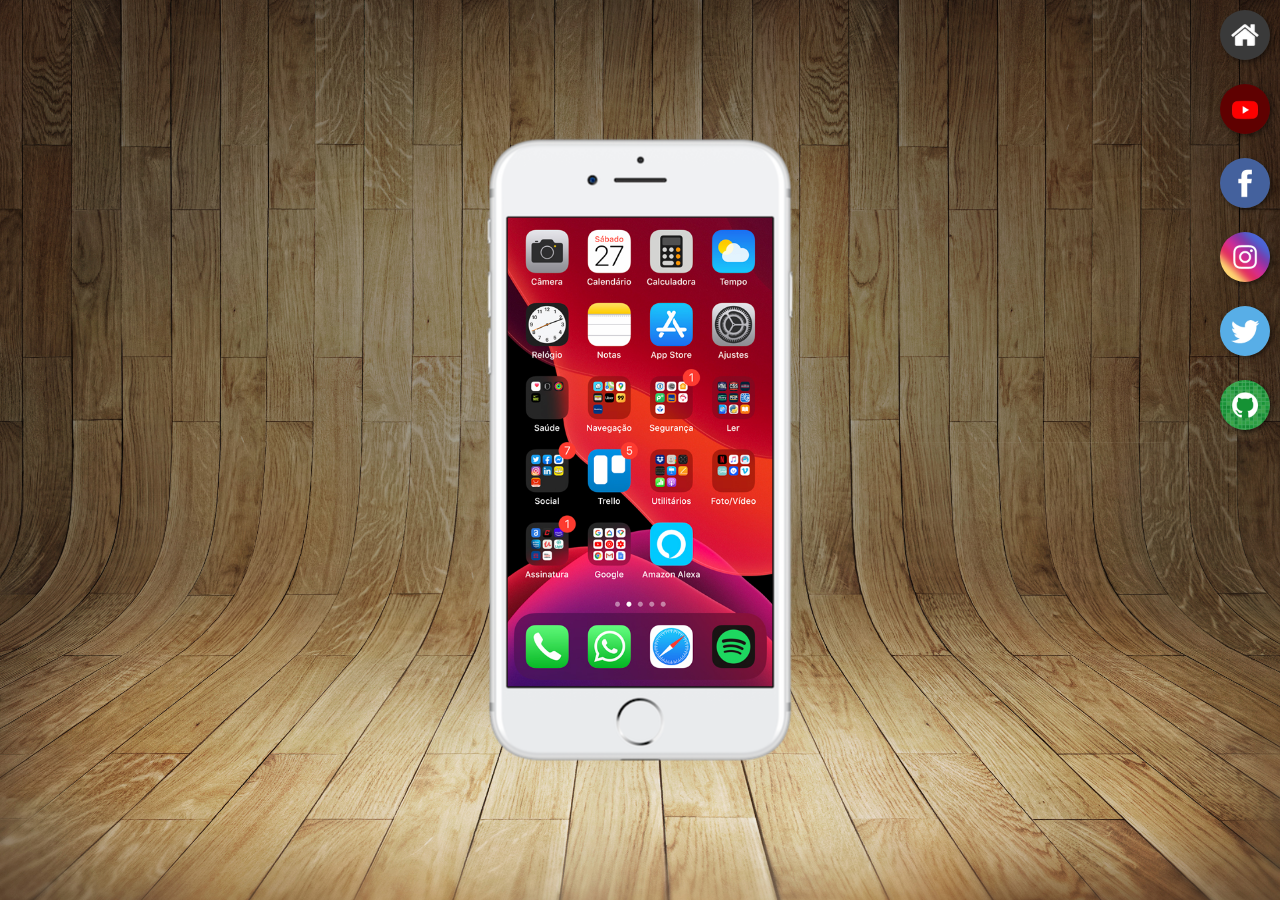
<file: index.html>
<!DOCTYPE html>
<html lang="pt-br">
<head>
    <meta charset="UTF-8">
    <meta name="viewport" content="width=device-width, initial-scale=1.0">
    <title>Projeto Redes Sociais</title>
    <link rel="shortcut icon" href="/imagens/favicon.ico" type="image/x-icon">
    <link rel="stylesheet" href="estilos/styles.css">
</head>
<body>
    <main>
        <section id="telefone">
            <iframe src="home.html" name="tela" id="tela" frameborder="0">
                Seu navegador não é compatível com isso.
            </iframe>
        </section>
        <section id="redes-sociais">
            <a href="home.html" target="tela"><img src="imagens/logo-home.jpg" alt="home"></a><br>
            <a href="youtube.html" target="tela"><img src="imagens/logo-youtube.jpg" alt="Youtube"></a><br>
            <a href="facebook.html" target="tela"><img src="imagens/logo-facebook.jpg" alt="Facebook"></a><br>
            <a href="instagram.html" target="tela"><img src="imagens/logo-instagram.jpg" alt="Instagram"></a><br>
            <a href="twitter.html" target="tela"><img src="imagens/logo-twitter.jpg" alt="Twitter"></a><br>
            <a href="github.html" target="tela"><img src="imagens/logo-github.jpg" alt="GitHub"></a>
        </section>
    </main>
</body>
</html>
</file>
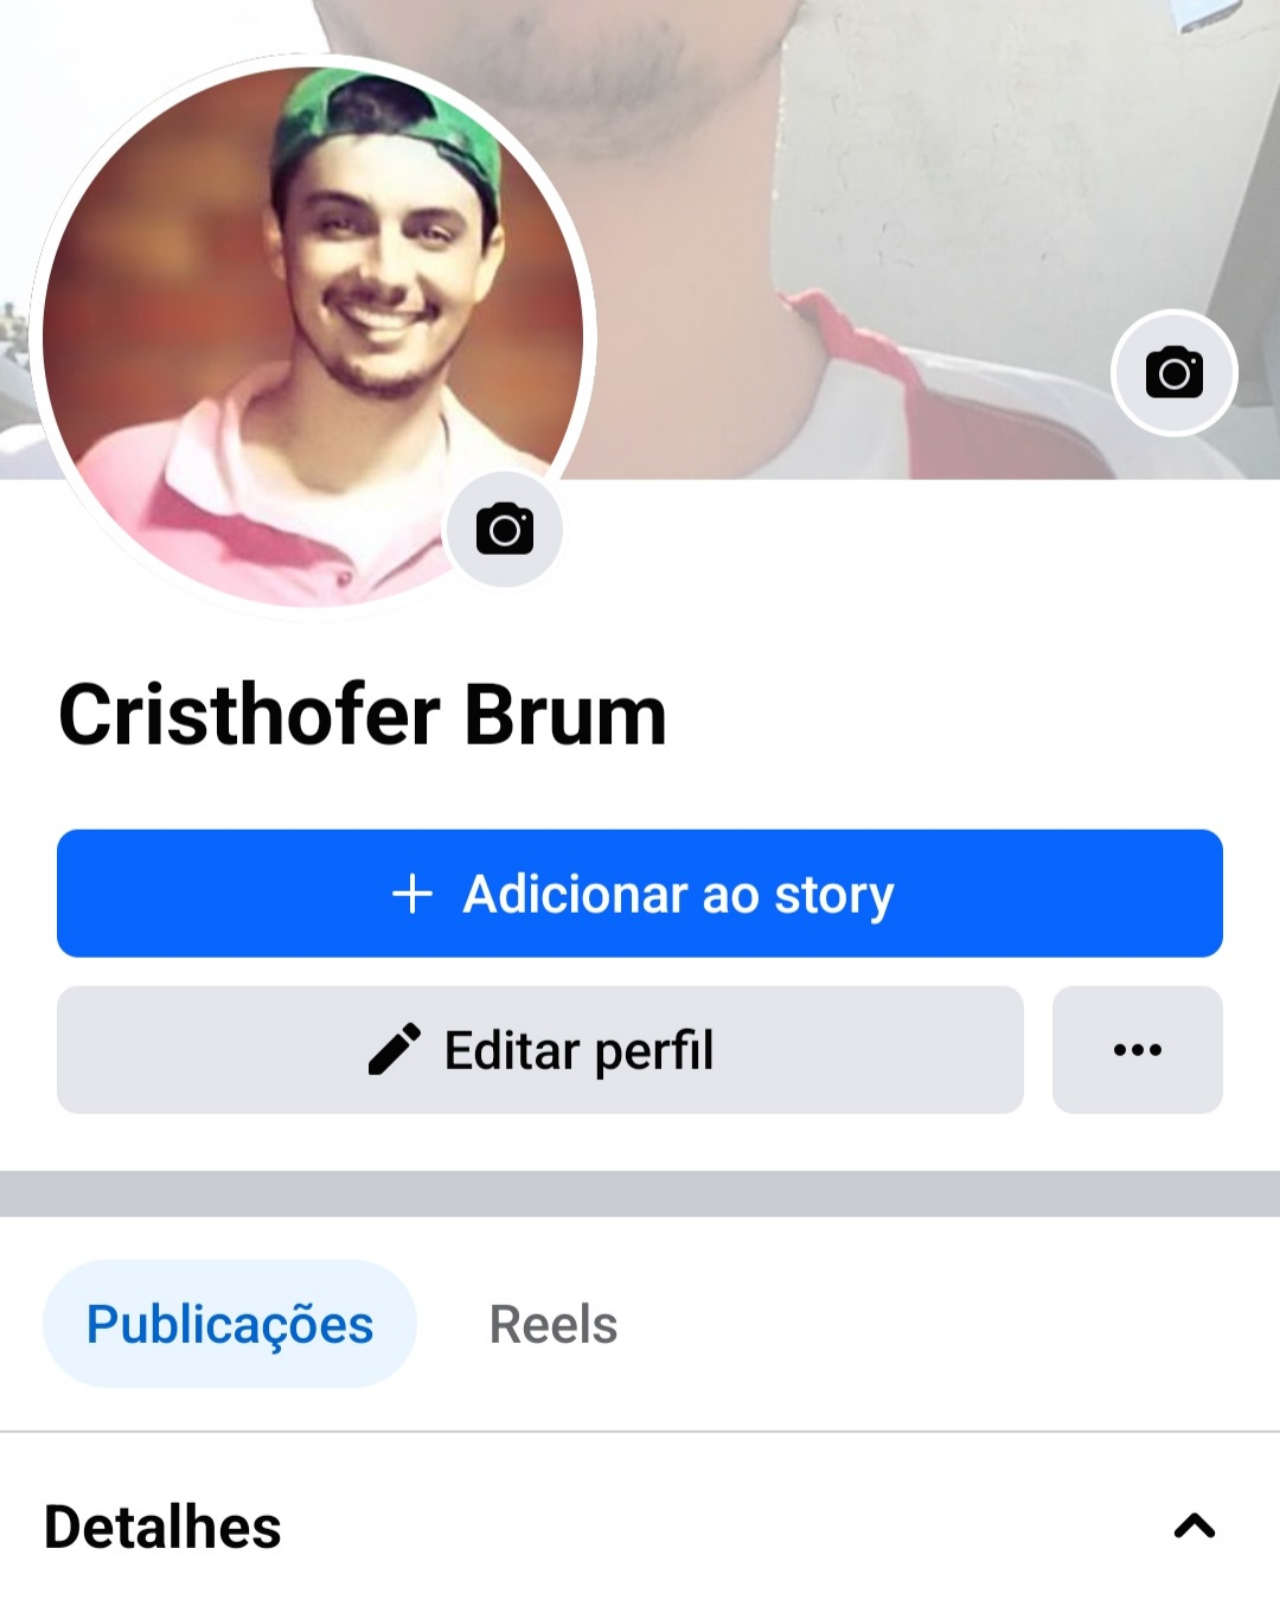
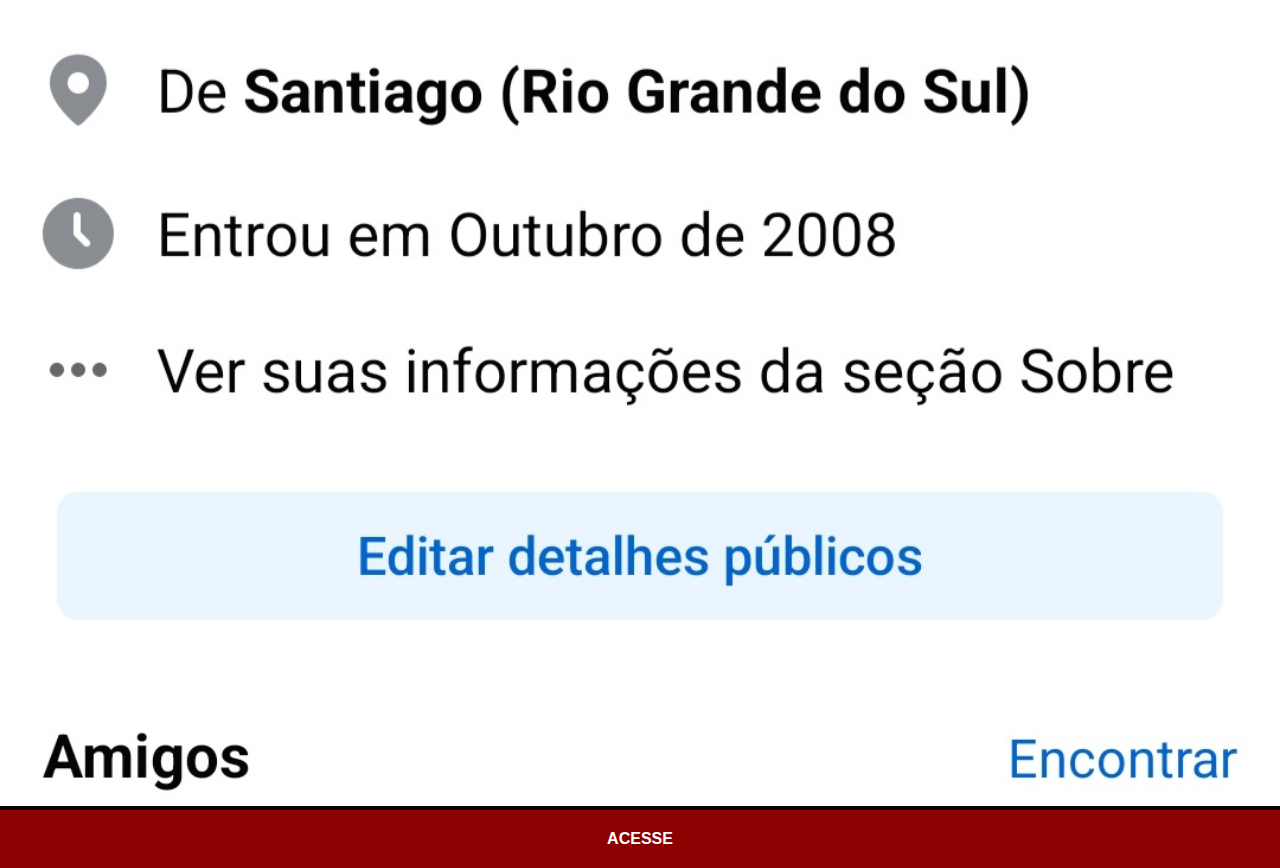
<file: facebook.html>
<!DOCTYPE html>
<html lang="pt-br">
<head>
    <meta charset="UTF-8">
    <meta name="viewport" content="width=device-width, initial-scale=1.0">
    <title>Facebook</title>
    <link rel="stylesheet" href="estilos/social.css">
</head>
<body>
    <img src="imagens/tela-facebook.jpg" alt="Facebook">
    <a href="https://www.facebook.com/cristhoferbrum" target="_blank">ACESSE</a>
</body>
</html>
</file>
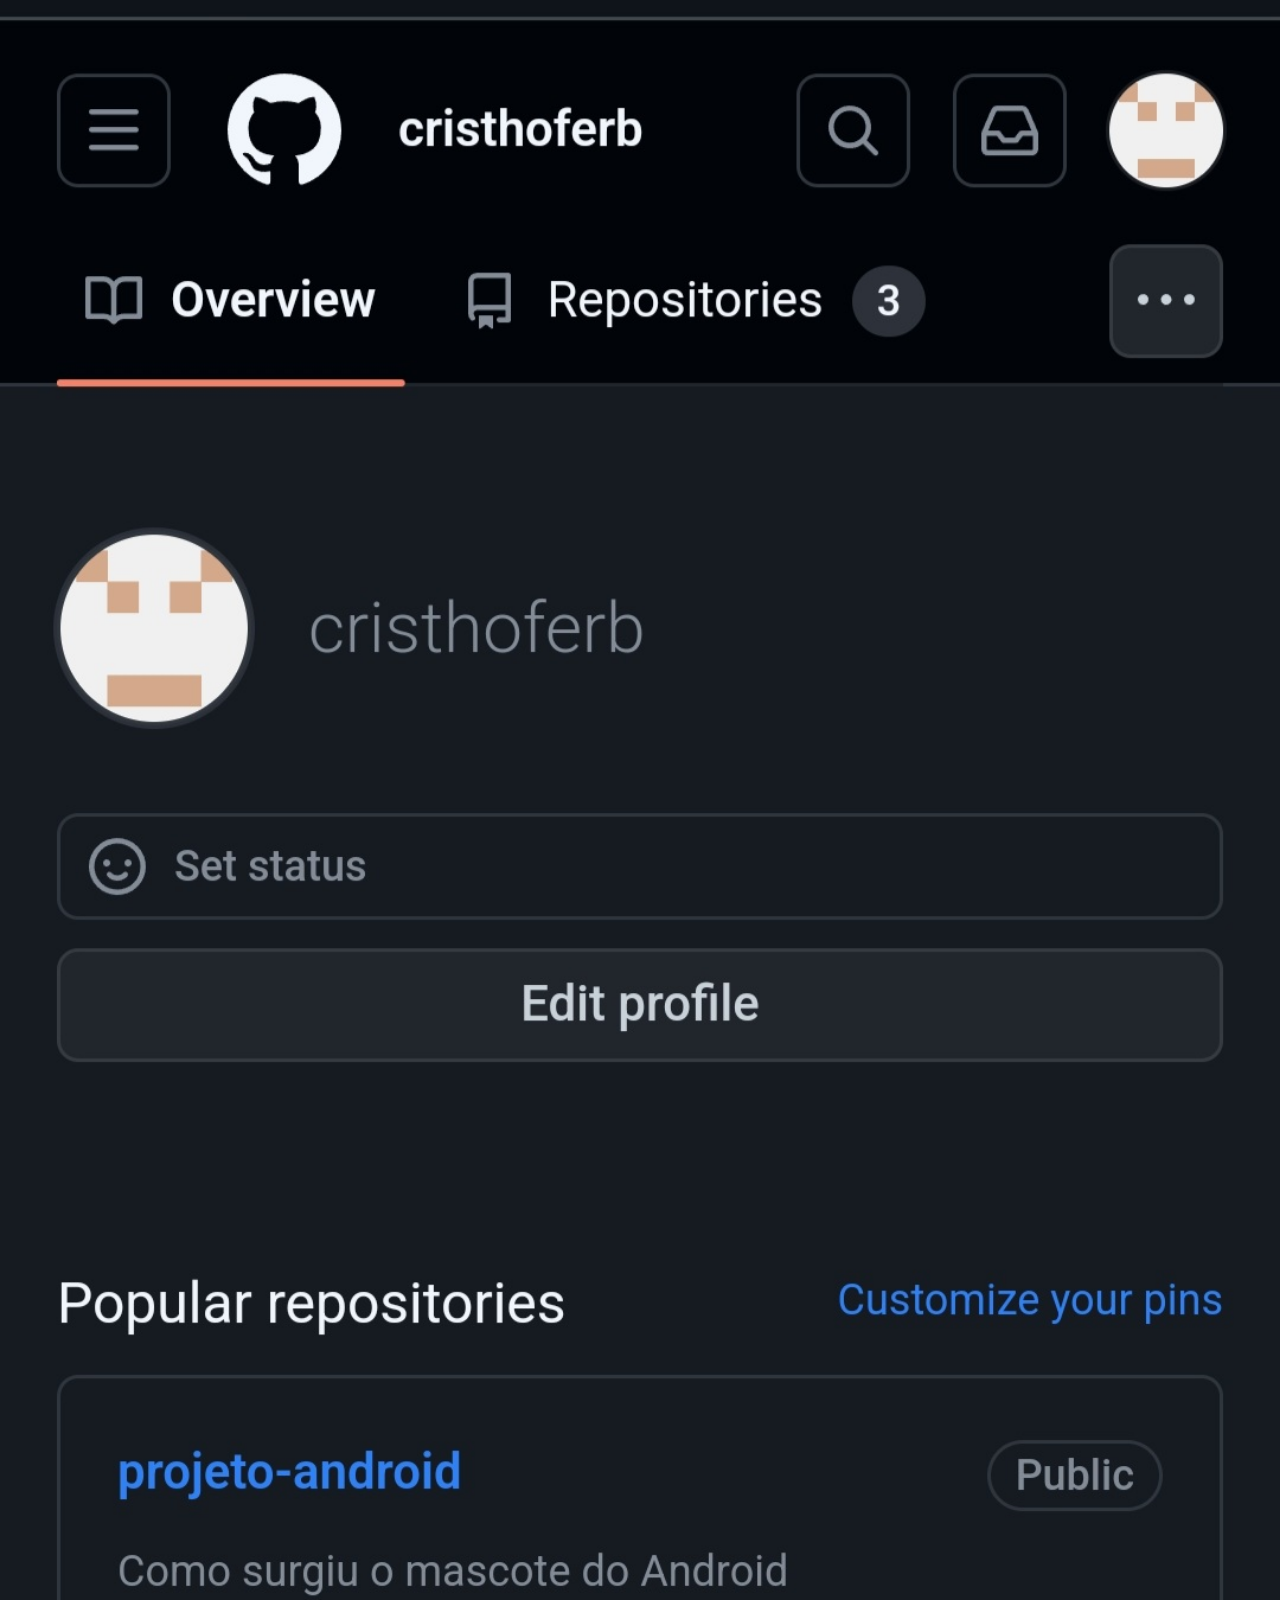
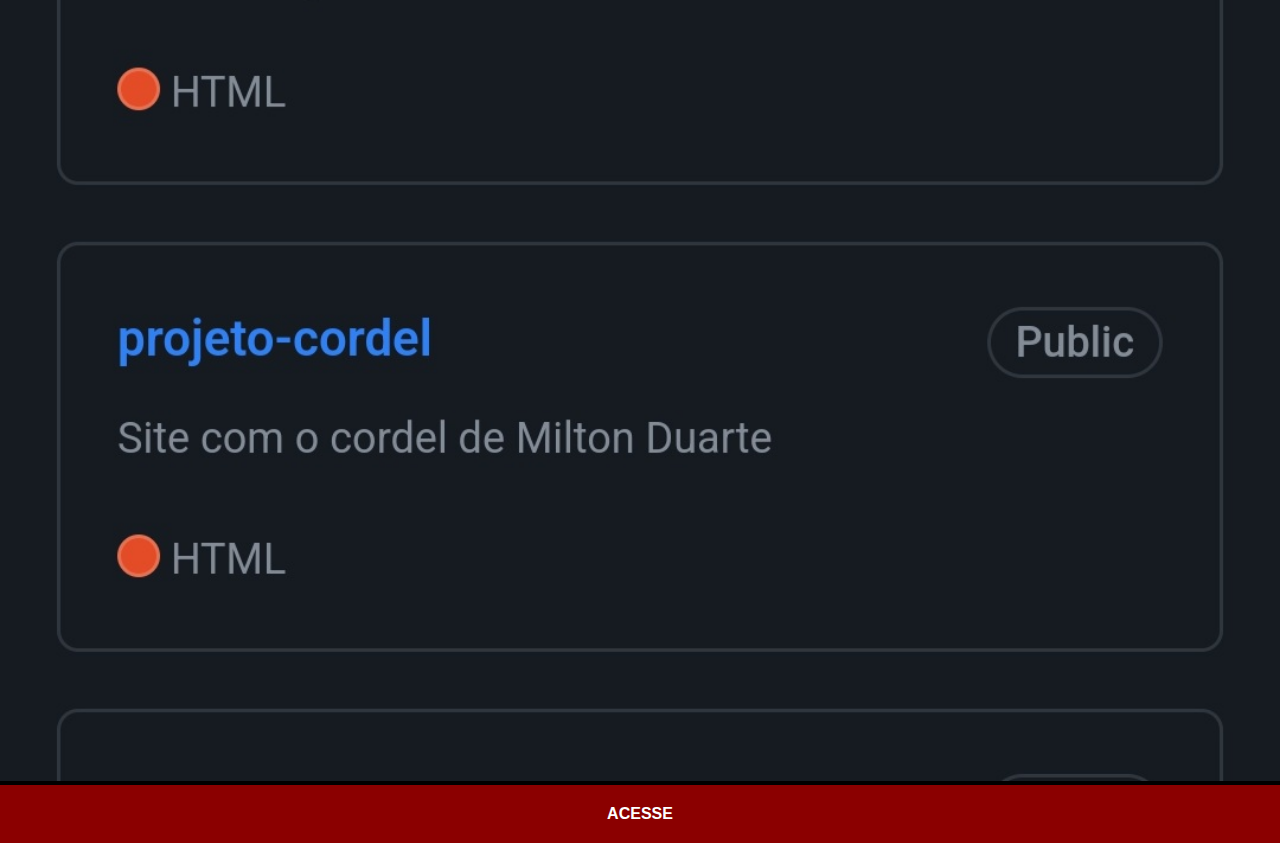
<file: github.html>
<!DOCTYPE html>
<html lang="pt-br">
<head>
    <meta charset="UTF-8">
    <meta name="viewport" content="width=device-width, initial-scale=1.0">
    <title>GitHub</title>
    <link rel="stylesheet" href="estilos/social.css">
</head>
<body>
    <img src="imagens/tela-github.jpg" alt="GitHub">
    <a href="https://www.github.com/cristhoferb" target="_blank">ACESSE</a>
</body>
</html>
</file>
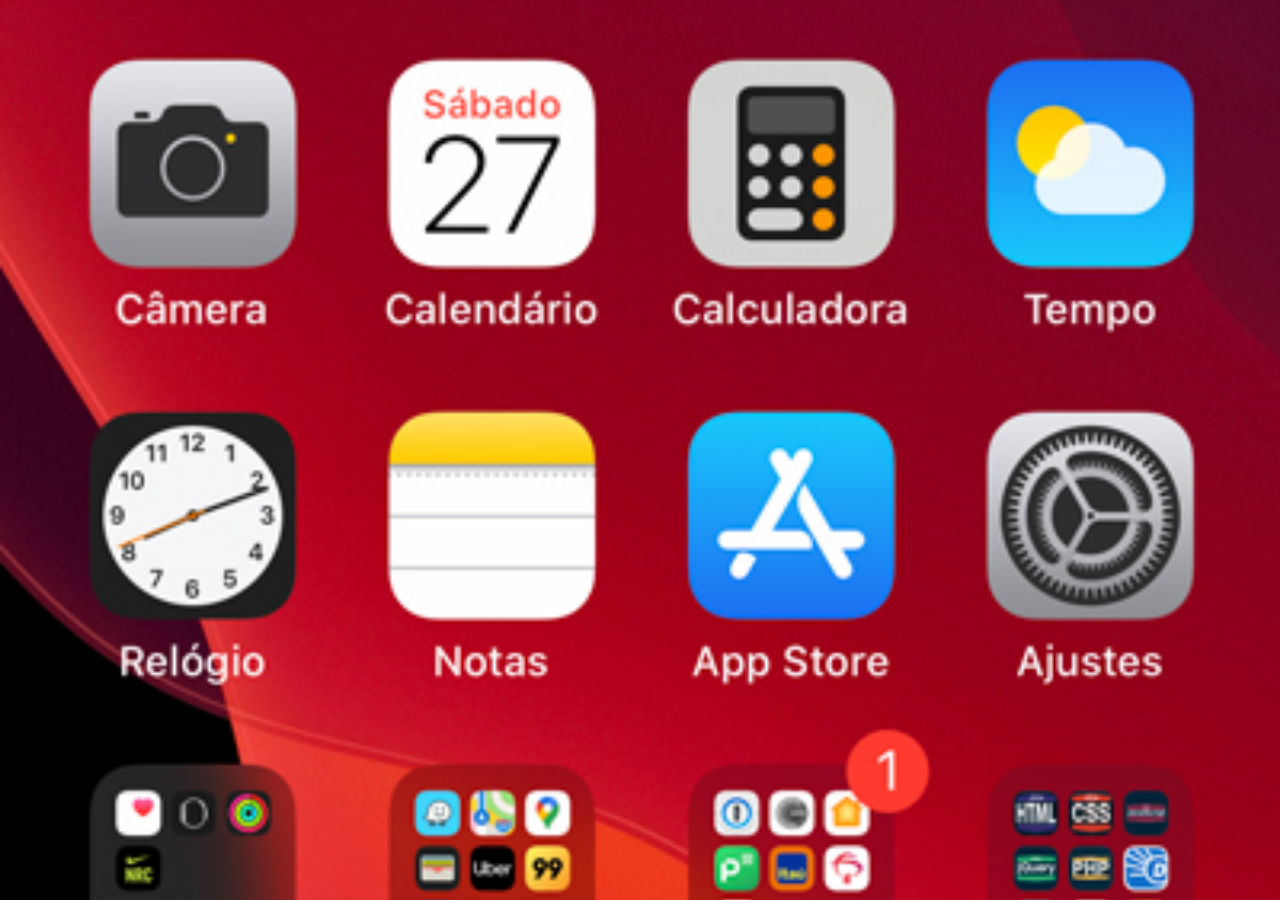
<file: home.html>
<!DOCTYPE html>
<html lang="pt-br">
<head>
    <meta charset="UTF-8">
    <meta name="viewport" content="width=device-width, initial-scale=1.0">
    <title>Home</title>
    <style>

        * {
            margin: 0;
        }

        body {
            width: 100vw;
            height: 100vh;
            background: black url("imagens/tela-home.jpg") no-repeat top center;
            background-size: cover;  
        }
        
    </style>
</head>
<body>
    
</body>
</html>
</file>
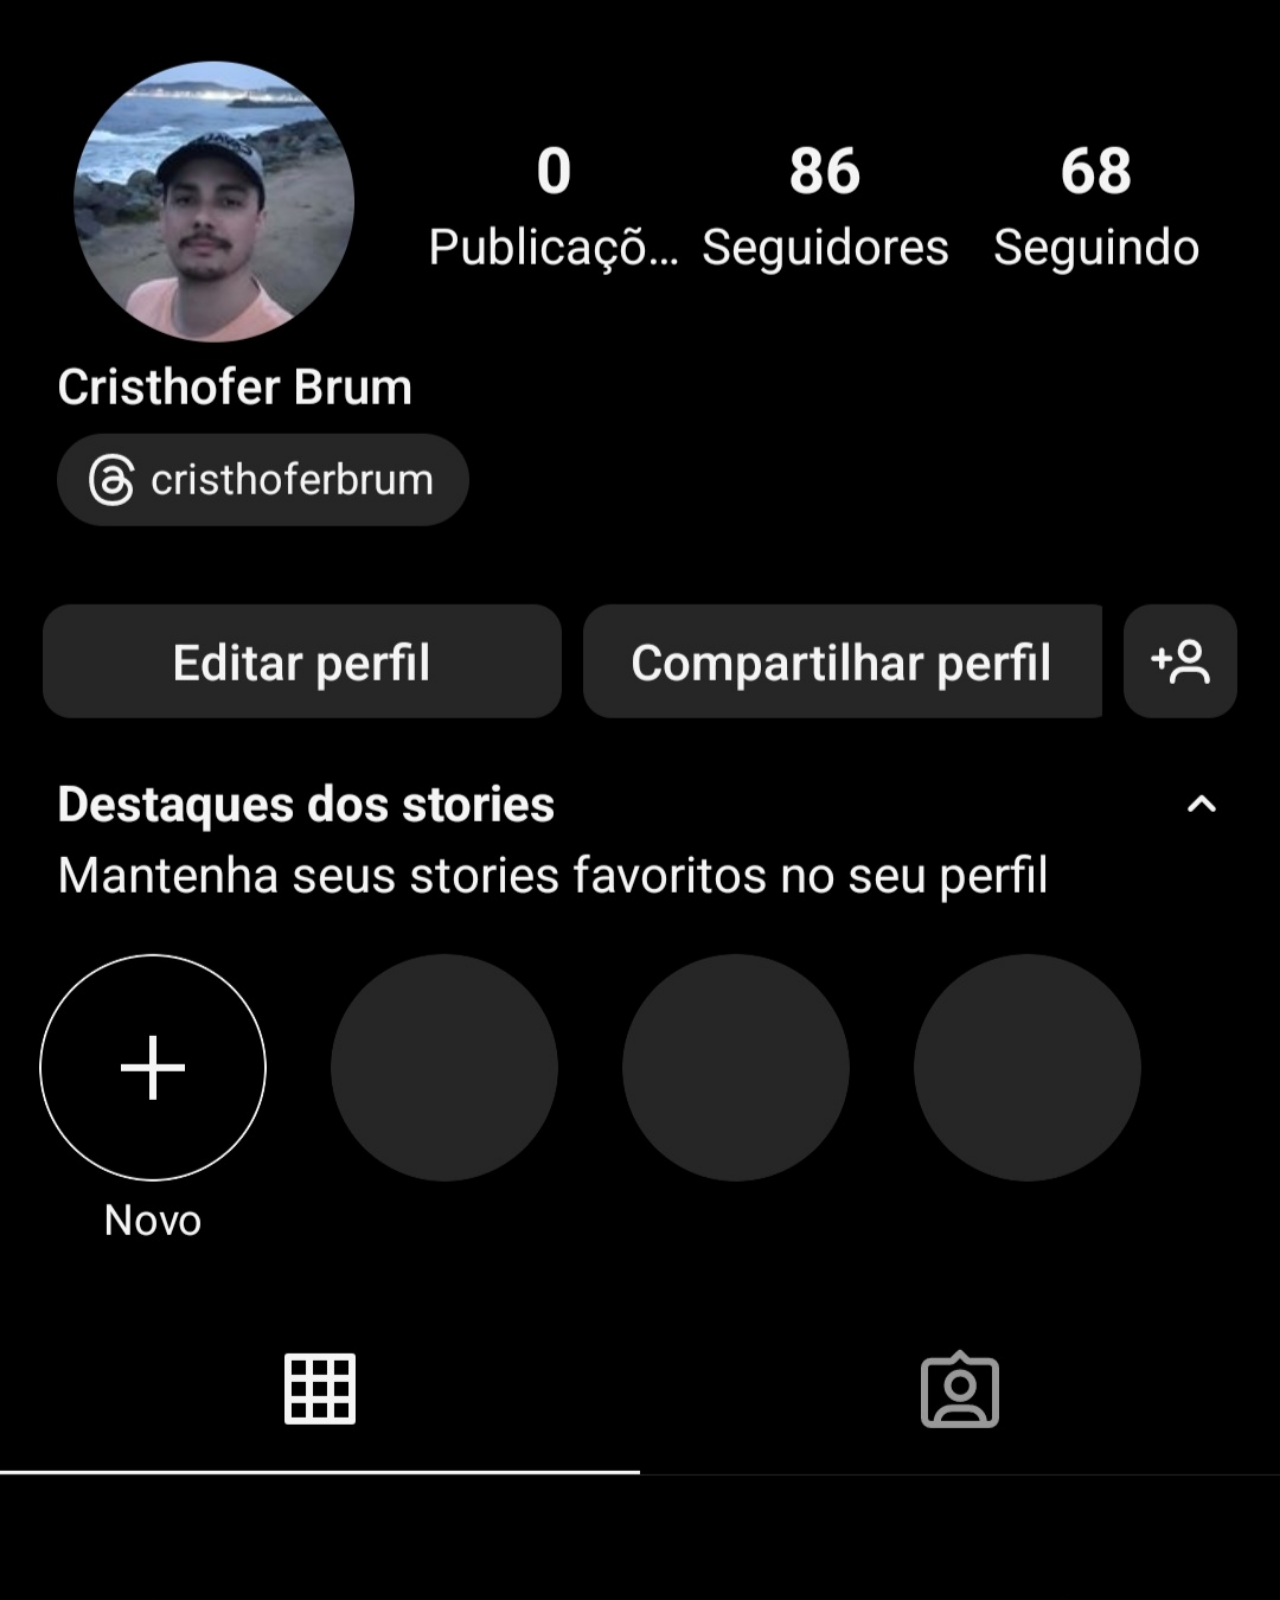
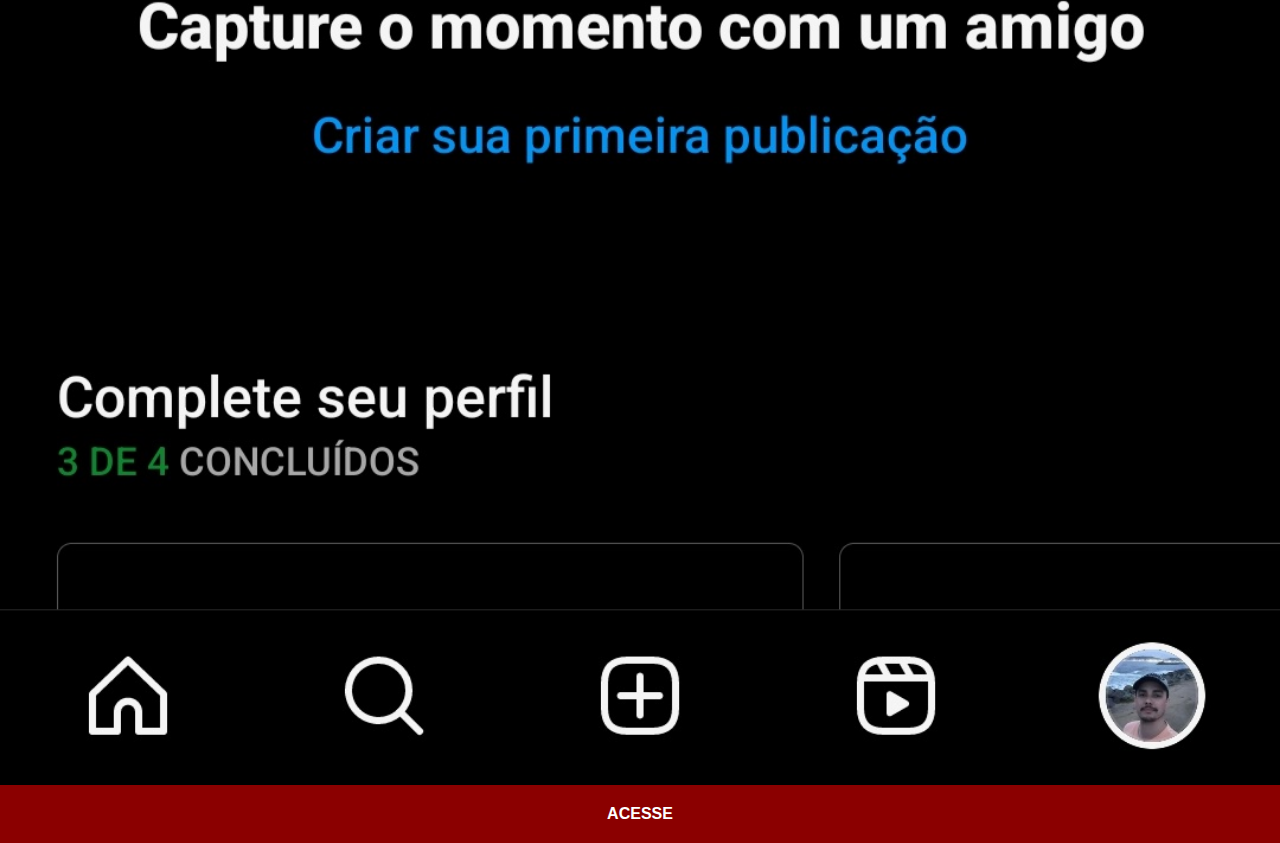
<file: instagram.html>
<!DOCTYPE html>
<html lang="pt-br">
<head>
    <meta charset="UTF-8">
    <meta name="viewport" content="width=device-width, initial-scale=1.0">
    <title>Instagram</title>
    <link rel="stylesheet" href="estilos/social.css">
</head>
<body>
    <img src="imagens/tela-instagram.jpg" alt="Isntagram">
    <a href="https://www.instagram.com/cristhoferbrum" target="_blank">ACESSE</a>
</body>
</html>
</file>
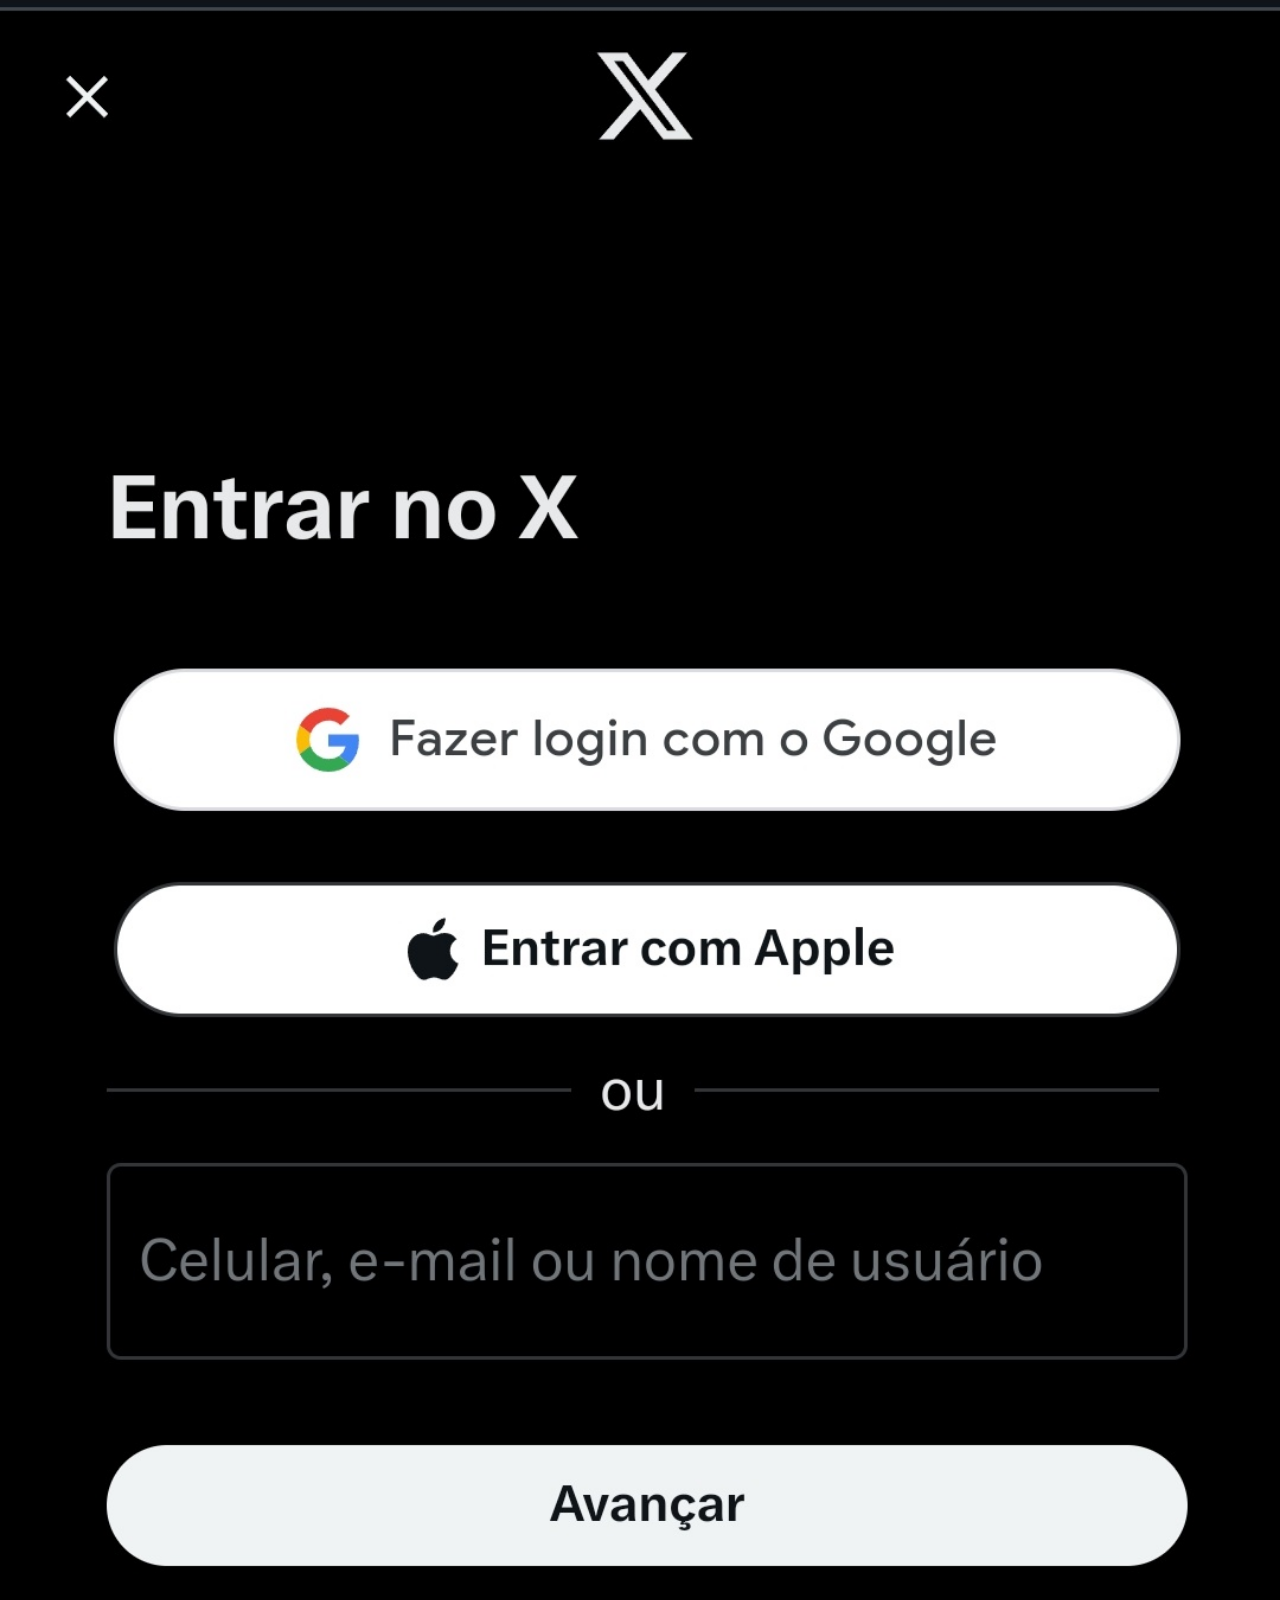
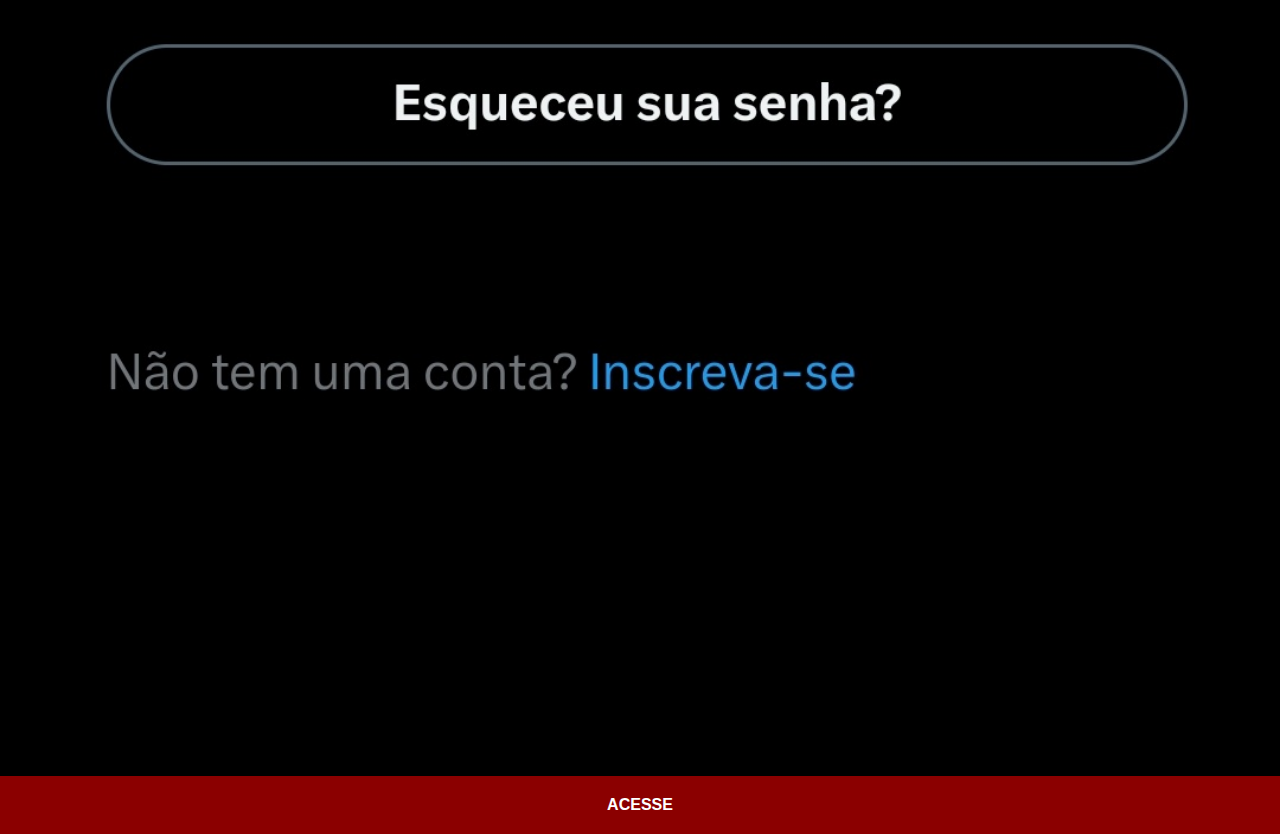
<file: twitter.html>
<!DOCTYPE html>
<html lang="pt-br">
<head>
    <meta charset="UTF-8">
    <meta name="viewport" content="width=device-width, initial-scale=1.0">
    <title>Twitter</title>
    <link rel="stylesheet" href="estilos/social.css">
</head>
<body>
    <img src="imagens/tela-twitter.jpg" alt="Twitter">
    <a href="https://www.x.com/cristhoferbrum" target="_blank">ACESSE</a>
</body>
</html>
</file>
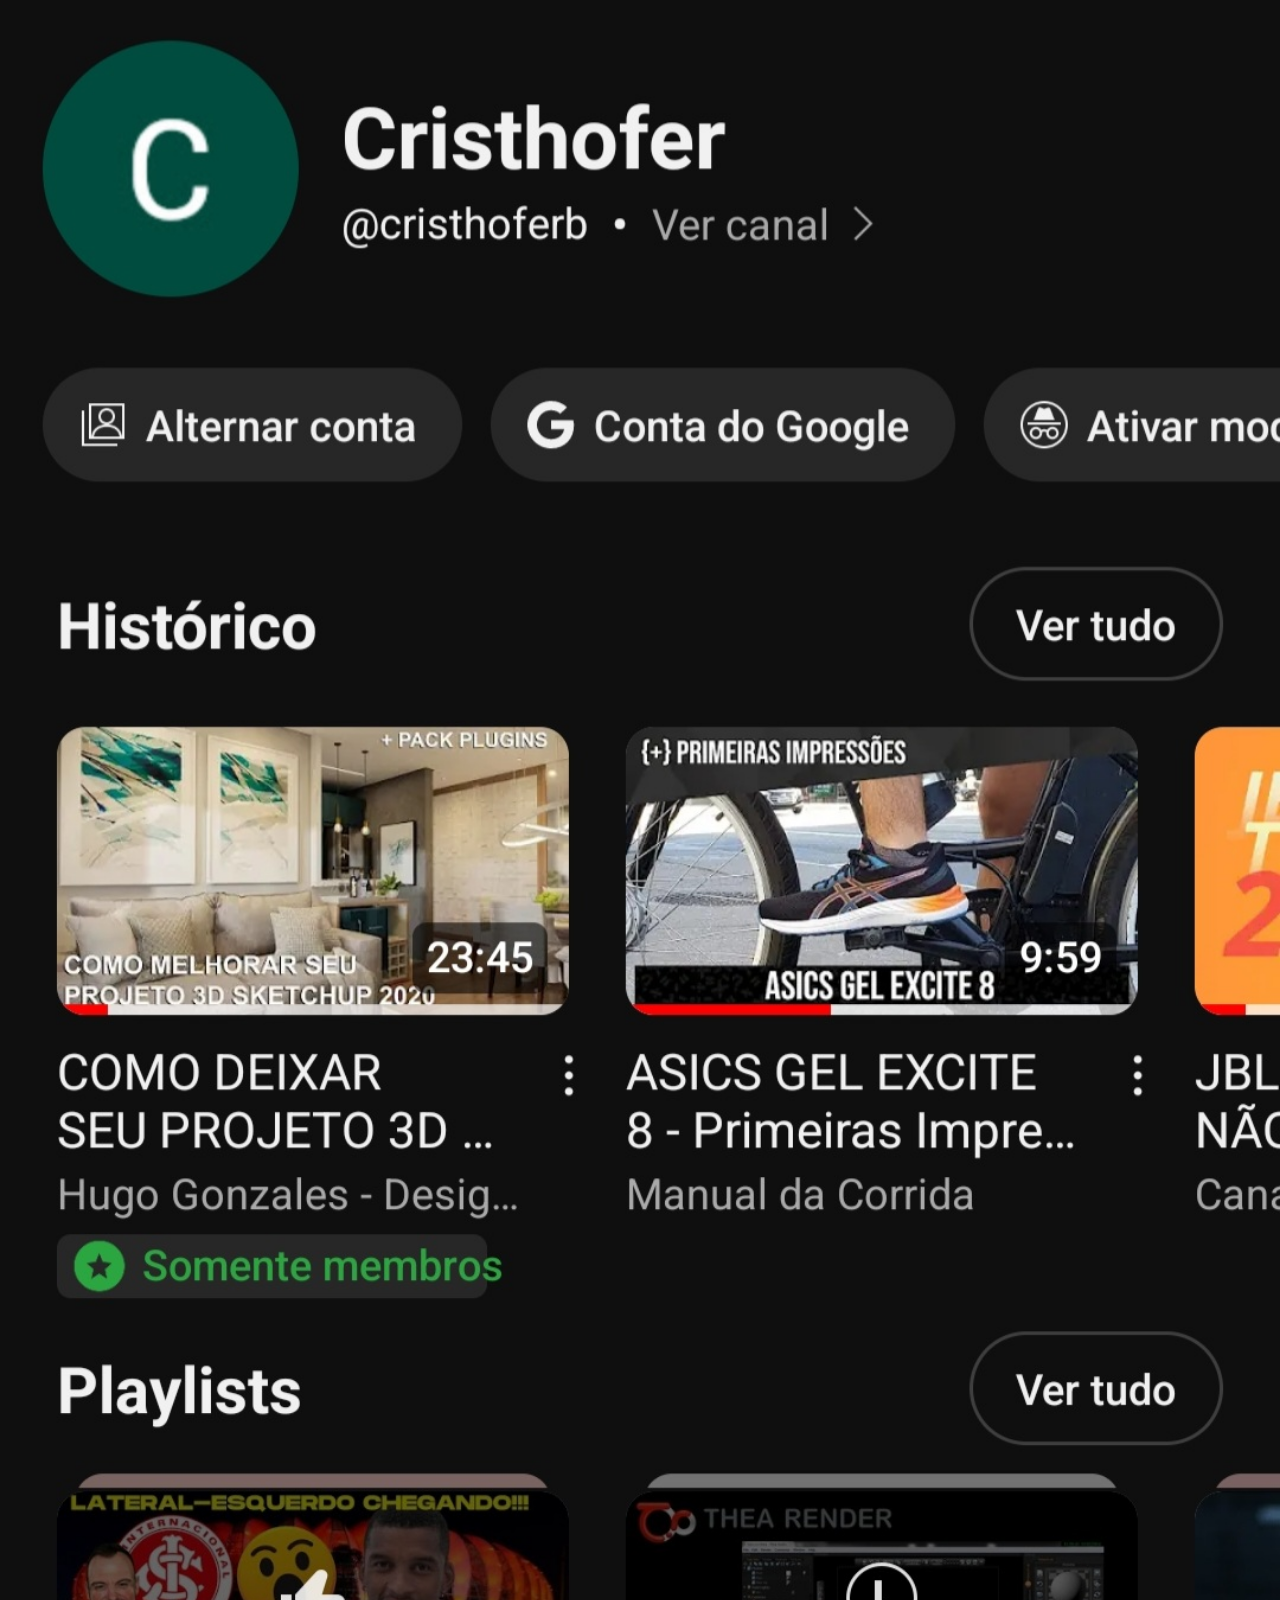
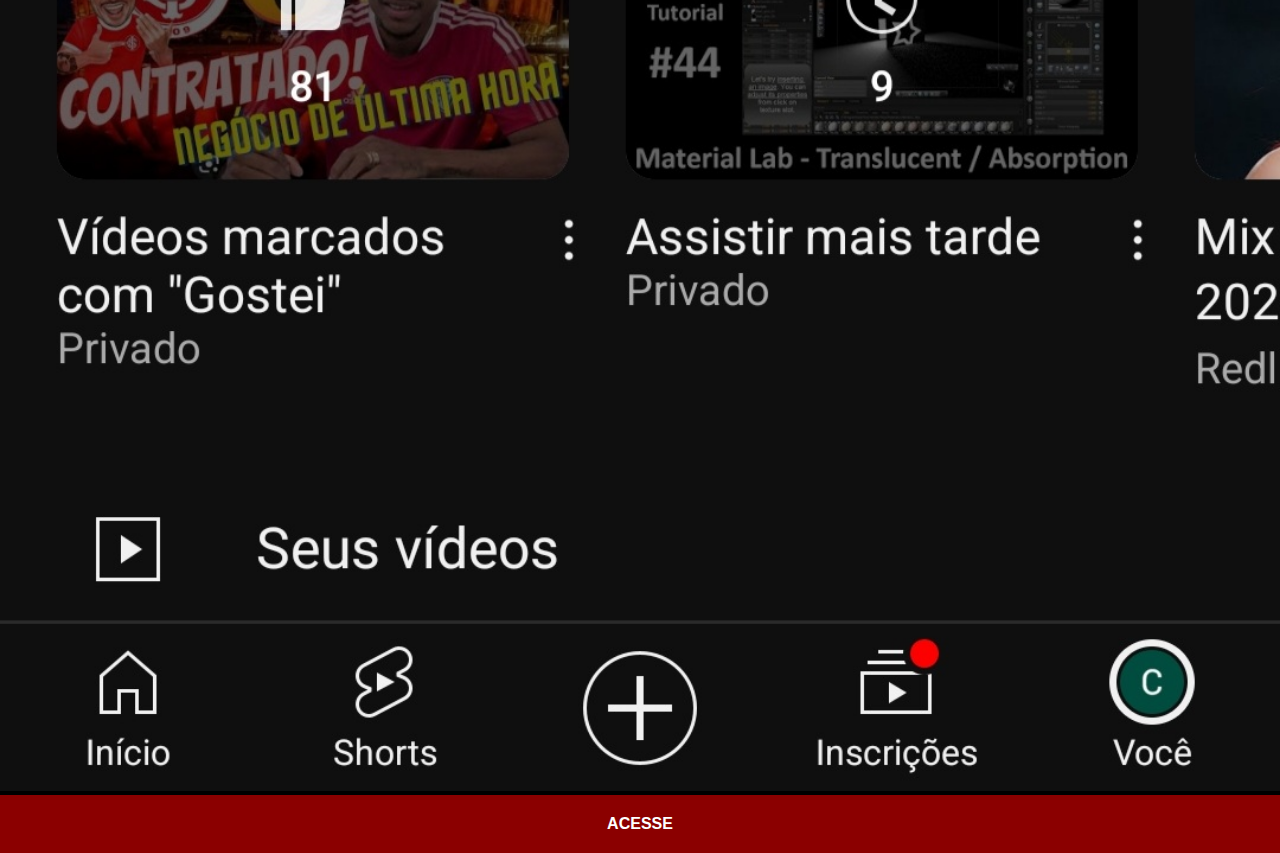
<file: youtube.html>
<!DOCTYPE html>
<html lang="pt-br">
<head>
    <meta charset="UTF-8">
    <meta name="viewport" content="width=device-width, initial-scale=1.0">
    <title>Youtube</title>
    <link rel="stylesheet" href="estilos/social.css">
</head>
<body>
    <img src="imagens/tela-youtube.jpg" alt="Youtube">
    <a href="https://www.youtube.com/cristhoferb" target="_blank">ACESSE</a>
</body>
</html>
</file>
<file: estilos/styles.css>
@charset "UTF-8";

* {
    font-family: Arial, Helvetica, sans-serif;
    margin: 0;
}

html, body {
    width: 100vw;
    height: 100vh;
    background-color: black;
}

body {
    background: url("../imagens/fundo-madeira.jpg") no-repeat top center;
    background-size: cover;
    background-attachment: fixed;
}

main {
    height: 100vh;
    position: relative;
}

section#telefone {
    width: 311px;
    height: 627px;
    background: url("../imagens/frame-iphone.png") no-repeat;
    position: absolute;
    top: 50%;
    left: 50%;
    transform: translate(-50%, -50%); 
}

section#redes-sociais {
    text-align: right;
}

section#redes-sociais a img {
    width: 50px;
    margin: 10px;
    border-radius: 50%;
    box-shadow: 2px 2px 5px rgba(0, 0, 0, 0.500);
    box-sizing: border-box;
}

section#redes-sociais img:hover { 
    transform: translate(-2px, -2px);
    box-shadow: 5px 5px 10px rgba(0, 0, 0, 0.699);
    transition: 0.3s;
}

iframe#tela {
    position: relative;
    top: 81px;
    left: 23px;
    width: 265px;
    height: 469px;
}
</file>
<file: estilos/social.css>
@charset "UTF-8";

* {
    margin: 0;
    font-family: Arial, Helvetica, sans-serif;
}

body {
    background-color: black;
}

::-webkit-scrollbar {
    width: 0;
    height: 0;
}

img {
    width: 100vw;
}

a {
    display: block;
    background-color: darkred;
    color: white;
    padding: 20px;
    text-align: center;
    font-weight: bolder;
    text-decoration: none;
}

a:hover {
    background-color: red;
}
</file>
